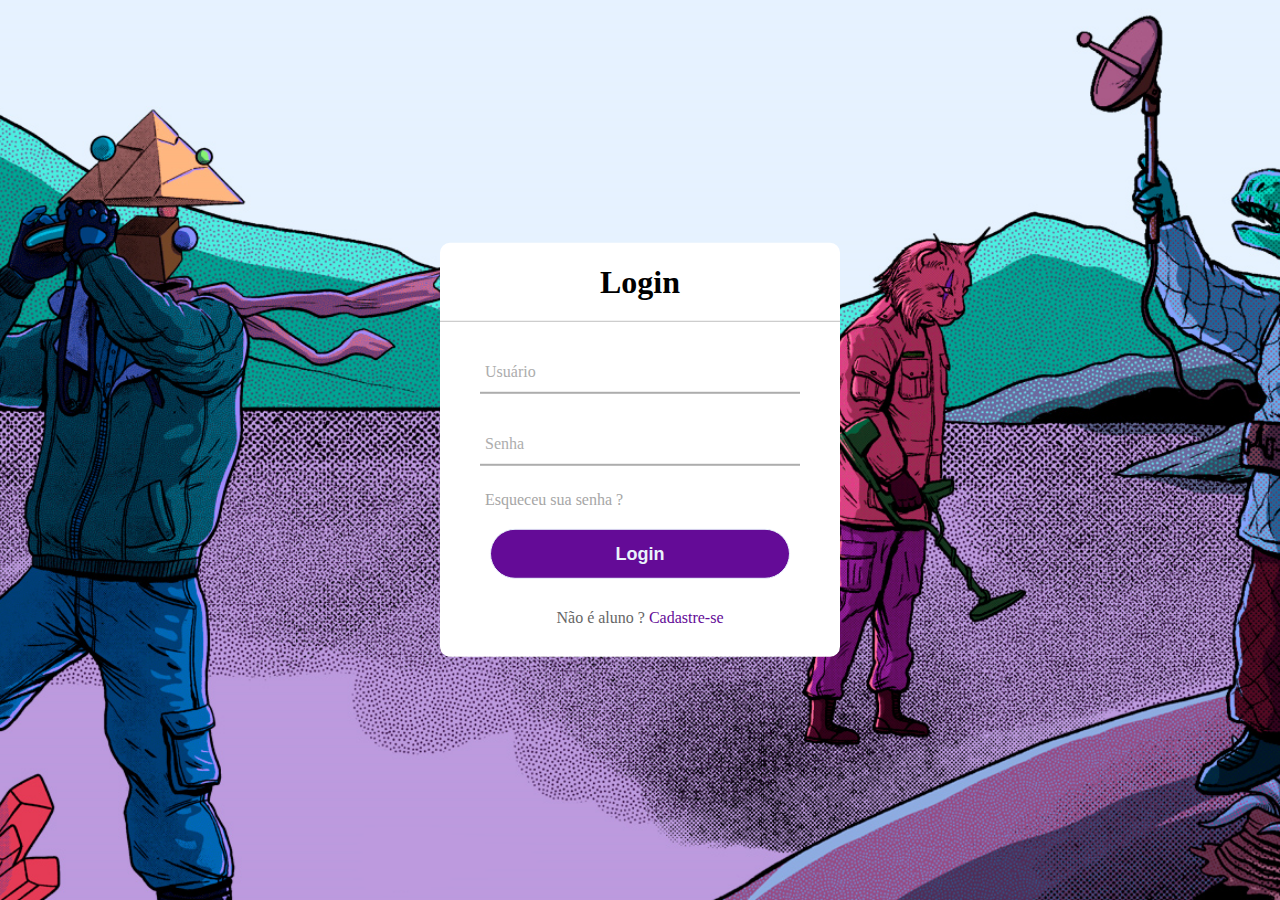
<file: index.html>
<!--Esta será a paginda de Login, de preferencia a primeira pagina a ser aberta-->
<!DOCTYPE html>
<html lang="en">
    <head>
        <meta charset="utf-8">
        <link rel="stylesheet" href="style.css">
        <title>Login Responsivo</title>
    </head>
    <body>
        <div class="center">
            <h1>Login</h1>
            <form method="post">
                <div class="txt_field">
                    <input type="text" required>
                    <span></span>
                    <label>Usuário</label>
                </div>

                <div class="txt_field">
                    <input type="password" required>
                    <span></span>
                    <label>Senha</label>
                </div>

                <div class="pass">Esqueceu sua senha ?</div>
            </form>
                <a href="home.html">
                <input type="submit" value="Login">  
                </a>
                <div class="signup_link">
                    Não é aluno ? <a href="">Cadastre-se</a>
                </div>
            
        </div>
    </body>
</html>
</file>
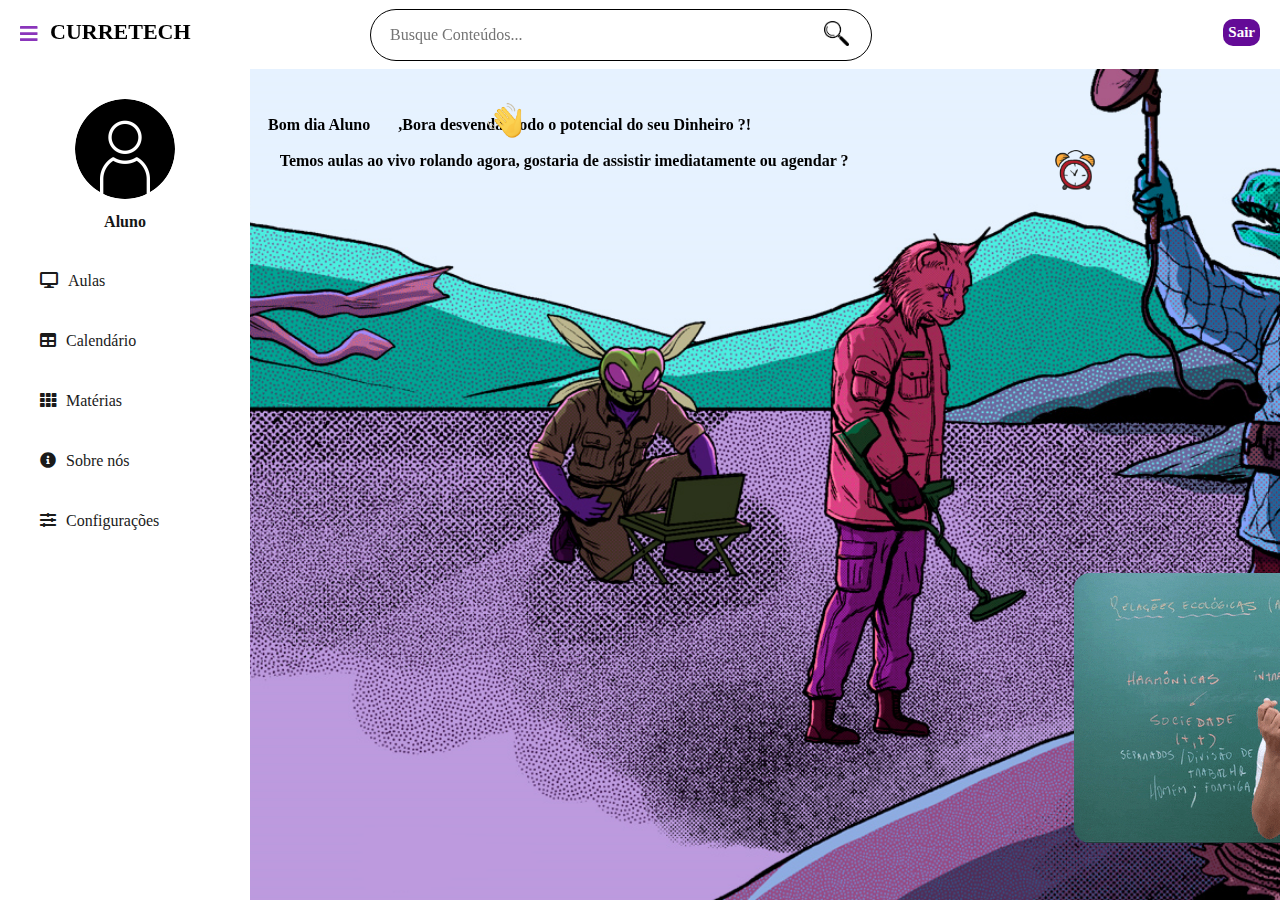
<file: home.html>
<!DOCTYPE html>
<html lang="en" dir="ltr">
  <head>
    <meta charset="utf-8">
    <title>Sidebar Dashboard Template</title>
    <link rel="stylesheet" href="home.css">
    <link rel="stylesheet" href="https://cdnjs.cloudflare.com/ajax/libs/font-awesome/5.12.1/css/all.min.css">
  </head>
  <body>

    <input type="checkbox" id="check">
    <!-- inicio do cabecalho-->
    <header>
      <label for="check">
        <i class="fas fa-bars" id="sidebar_btn"></i>
      </label>
      <div class="left_area">
        <h3>Curretech</h3>
      </div>
      <div class="right_area">
        <a href="#" class="logout_btn">Sair</a>
        <img src="/imagens/bell.png" alt="">
      </div>
          <!--pesquisa inicio-->
    <div class="txt_field">
      <form action="" method="post" class="search-bar">
        <input type="text" placeholder="Busque Conteúdos...">
        <button type="submit"><img src="/imagens/lupa.png" height="%" width="30px"></button>
      </form>
    </div>
    <!--pesquisa final-->
    </header>
    <!--final do cabecalho-->


    <!--inicio da barra lateral-->
    <div class="sidebar">
      <center>
        <img src="/imagens/blank.png" class="profile_image" alt="">
        <h4>Aluno</h4>
      </center>
      <a href="#"><i class="fas fa-desktop"></i><span>Aulas</span></a>
      <a href="#"><i class="fas fa-table"></i><span>Calendário</span></a>
      <a href="#"><i class="fas fa-th"></i><span>Matérias</span></a>
      <a href="#"><i class="fas fa-info-circle"></i><span>Sobre nós</span></a>
      <a href="#"><i class="fas fa-sliders-h"></i><span>Configurações</span></a>
    </div>
    <!--final da barra lateral-->


     <!--texto da home inicio-->
    <div class="hometxt">
      <p><pre>                                     Bom dia Aluno       ,Bora desvendar todo o potencial do seu Dinheiro ?!<br>
                                        Temos aulas ao vivo rolando agora, gostaria de assistir imediatamente ou agendar ? 
         </pre>
      </p>
    </div>
  <!--texto da home final-->


   <!--gif inicio-->
    <div class="video">
      <img src="/imagens/oda.gif" alt="">
    </div>
  <!--gif inicio-->


  <!--emojis inicio-->
    <div class="hand">
      <img src="/imagens/emoji.png" alt="">
    </div>

    <div class="relogio">
      <img src="/imagens/clock.png" alt="">
    </div>
  <!--emojis final-->
  </body>
</html>
</file>
<file: style.css>
body {
    background-image: url("/imagens/bckgrnd.png");
    background-size: cover;
    background-repeat: no-repeat;
    background-position: center;
    background-attachment: fixed;
    height: 100vh;
    margin: 0;
    padding: 0;
    font-family: 'Londrina Solid', cursive;
}

.center {
    position: absolute;
    top: 50%;
    left: 50%;
    transform: translate(-50%, -50%);
    width: 400px;
    background: white;
    border-radius: 10px;
}

.center h1{
    text-align: center;
    padding: 0 0 20px 0;
    border-bottom: 1px solid silver;
}

.center form{
    padding: 0 40px;
    box-sizing: border-box;
}
form .txt_field{
    position: relative;
    border-bottom: 2px solid #adadad;
    margin: 30px 0;
}
.txt_field input{
width: 100%;
padding: 0 5px;
height: 40px;
font-size: 16px;
border: none;
background: none;
outline: none;
}

.txt_field label{
    position: absolute;
    top: 50%;
    left: 5px;
    color: #adadad;
    transform: translateY(-50%);
    font-size: 16px;
    pointer-events: none;
    transition: .5s;
}
.txt_field span::before{
    content: '';
    position: absolute;
    top: 40px;
    left: 0;
    width: 0%;
    height: 2px;
    background: #640b97;
    transition: .5s;
}
.txt_field input:focus ~ label,
.txt_field input:valid ~ label {
    top: -5px;
    color: #640b97;
}
.txt_field input:focus ~ span::before,
.txt_field input:valid ~ span::before{
    width:100%;
}
.pass{
    margin: -5px 0 20px 5px;
    color: #a6a6a6;
    cursor: pointer;
}
.pass:hover{
    text-decoration: underline;
}
input[type="submit"]{
    width: 75%;
    height: 50px;
    border: 1px solid;
    background: #640b97;
    border-radius: 25px;
    font-size: 18px;
    color: #e9f4fb;
    font-weight: 700;
    cursor: pointer;
    outline: none;
    position: relative;
    left: 50px;
}
input[type="submit"]:hover{
    border-color: #640b97;
    transition: .5s;
}
.signup_link{
    margin: 30px 0;
    text-align: center;
    font-size: 16px;
    color: #666666;
}
.signup_link a{
    color: #640b97;
    text-decoration: none;
}
.signup_link a:hover{
    text-decoration: underline;
}
</file>
<file: home.css>
body{
  background-image: url("/imagens/bckgrnd.png");
  background-size: cover;
  background-repeat: no-repeat;
  background-position: center;
  background-attachment: fixed;
  height: 100vh;
  margin: 0;
  padding: 0;
  font-family: 'Londrina Solid', cursive;
    
  }
  
  header{
    position: fixed;
    background: #ffffff;
    padding: 20px;
    width: 100%;
    height: 30px;
    top: -1px;
  }
  
  .left_area h3{
    color: rgb(0, 0, 0);
    margin: 0;
    text-transform: uppercase;
    font-size: 22px;
    font-weight: 900;
    position: fixed;
    left: 50px;
  }
  
  .logout_btn{
    padding: 5px;
    background: #640b97;
    text-decoration: none;
    float: right;
    margin-right: 40px;
    border-radius: 2px;
    font-size: 15px;
    font-weight: 600;
    color: #fff;
    transition: 0.5s;
    transition-property: background;
    border-radius: 10px;
  }
  
  .logout_btn:hover{
    background: #640b97;
  }
  
  .sidebar {
    background: #ffffff;
    margin-top: 70px;
    padding-top: 30px;
    position: fixed;
    left: 0;
    width: 250px;
    height: 100%;
    transition: 0.5s;
    transition-property: left;
    top: -1px;
  }
  
  .sidebar .profile_image{
    width: 100px;
    height: 100px;
    border-radius: 100px;
    margin-bottom: 10px;
  }
  
  .sidebar h4{
    color: rgb(22, 22, 22);
    margin-top: 0;
    margin-bottom: 20px;
  }
  
  .sidebar a{
    color: rgb(26, 26, 26);
    display: block;
    width: 100%;
    line-height: 60px;
    text-decoration: none;
    padding-left: 40px;
    box-sizing: border-box;
    transition: 0.5s;
    transition-property: background;
  }
  
  .sidebar a:hover{
    background: #640b97;
  }
  
  .sidebar i{
    padding-right: 10px;
  }
  
  label #sidebar_btn{
    z-index: 1;
    color: rgb(138, 53, 187);
    position: fixed;
    cursor: pointer;
    left: px;
    font-size: 20px;
    margin: 5px 0;
    transition: 0.5s;
    transition-property: color;
  }
  
  label #sidebar_btn:hover{
    color: #640b97;
  }
  
  #check:checked ~ .sidebar{
    left: -190px;
  }
  
  #check:checked ~ .sidebar a span{
    display: none;
  }
  
  #check:checked ~ .sidebar a{
    font-size: 20px;
    margin-left: 170px;
    width: 80px;
  }
  
  #check{
    display: none;
  }

  form .txt_field{
    position: relative;
    border-bottom: 2px solid #adadad;
    margin: 30px 0;
}
.txt_field input{
width: 450px;
padding: 4px 0 4px 30px;
height: 30px;
font-size: 16px;
border: none;
background: none;
outline: none;
position: fixed;
left: 360px;
font-family: 'Londrina Solid', cursive;
box-sizing: border-box;
display: inline-flexbox;
}

.txt_field label{
    position: absolute;
    top: 4.7%;
    left: 5px;
    color: #777777;
    transform: translateY(-50%);
    font-size: 16px;
    pointer-events: none;
    transition: .5s;
    position: fixed;
    left: 400px;
}


.txt_field input:focus ~ span::before,
.txt_field input:valid ~ span::before{
    width:100%;}

.search-bar {
  position: relative;
  left: 350px;
  width: 500px;
  height: 50px;
  max-width: 700px;
  background: #ffffff;
  display: flex;
  align-items: center;
  border: 1px solid;
  border-radius: 60px;
  border-color: black;
  top: -10px;
}

.search-bar img {
  width: 25px;
}

.search-bar button {
  border: 0;
  border-radius: 50%;
  width: 50px;
  height: 50px;
  background: rgb(255, 255, 255);
  position: relative;
  left: 440px;
  cursor: pointer;
}

.hometxt {
  position: fixed;
  top: 100px;
  left: 120px;
  font-weight: bold;
}

pre {
  font-family: 'Londrina Solid', cursive;
}

.video img{
  position: relative;
  top: 573px;
  left: 1074px;
  border-radius: 16px;
  cursor: pointer;
  border: px solid;

}

.right_area img {
  position: fixed;
  left: 1400px;
  padding: 5px;
  margin-right: 80px;
  width: 40px;
  height: auto;
  top: 10px;
  cursor: pointer;
  border-color: #640b97;
}

.right_area img:hover {
  border-color: #640b97;
  border: 1px solid;
  border-radius: 26px;
}

.hand img{
  position: fixed;
  top: 100px;
  width: 40px;
  left: 485px;
}

.relogio img {
  position: fixed;
  top: 150px;
  width: 40px;
  left: 1055px;
}
</file>
